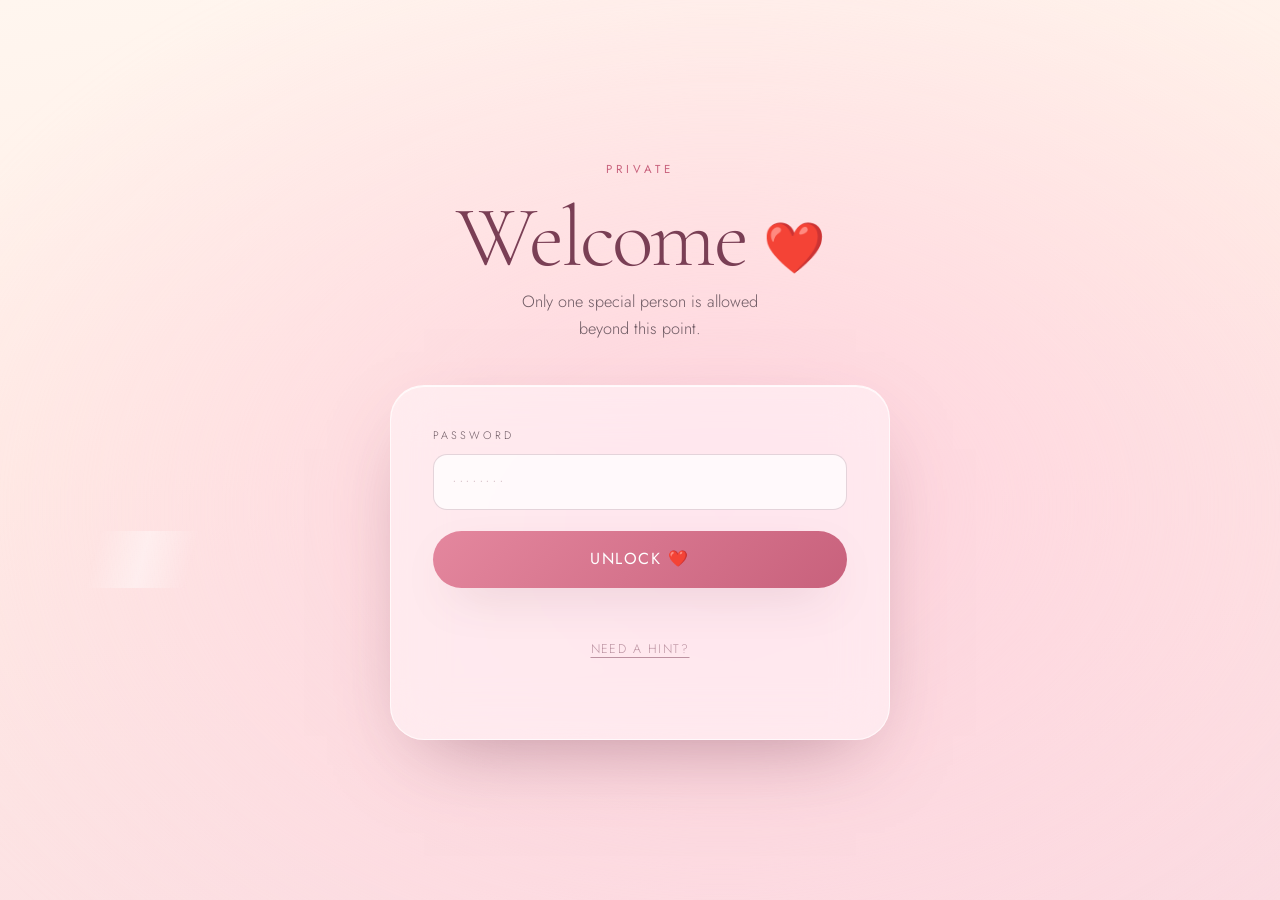
<file: index.html>
<!DOCTYPE html>
<html lang="en">
<head>
<meta charset="UTF-8" />
<meta name="viewport" content="width=device-width, initial-scale=1, viewport-fit=cover" />

<!-- ============================================================
     CHANGE THIS: the browser tab title she'll see.
     ============================================================ -->
<title>For You ❤️</title>
<meta name="description" content="A little something made for one person only." />
<link rel="icon" href="assets/heart.svg" type="image/svg+xml" />

<!-- ============================================================
     FONTS
     These three faces are what make the site feel premium.
     They load from Google Fonts. If you want a 100% offline site
     with zero external requests, just DELETE the three <link> tags
     below — the CSS already falls back to elegant system fonts.
     ============================================================ -->
<link rel="preconnect" href="https://fonts.googleapis.com" />
<link rel="preconnect" href="https://fonts.gstatic.com" crossorigin />
<link href="https://fonts.googleapis.com/css2?family=Caveat:wght@500;600&family=Cormorant+Garamond:ital,wght@0,300;0,400;0,500;0,600;1,300;1,400&family=Jost:wght@200;300;400;500&display=swap" rel="stylesheet" />

<link rel="stylesheet" href="style.css" />
</head>

<body class="is-locked">

<!-- Full-screen canvas for confetti, petals, hearts, sparks and fireworks.
     Purely decorative, never captures clicks. -->
<canvas id="fx" aria-hidden="true"></canvas>

<!-- Ambient floating hearts / sparkles / music notes. Filled by JS. -->
<div id="ambient" class="ambient" aria-hidden="true"></div>

<!-- Soft white wash used for the fade between the lock screen and the journey. -->
<div id="veil" class="veil" aria-hidden="true"></div>


<!-- ============================================================
     ACT I — THE DOOR
     ============================================================ -->
<section id="gate" class="gate" aria-label="Password">
  <div class="gate__inner">
    <p class="eyebrow reveal">Private</p>
    <h1 class="gate__title reveal">Welcome <span class="heartbeat">❤️</span></h1>
    <p class="gate__sub reveal">Only one special person is allowed beyond this point.</p>

    <form class="card card--glass gate__card reveal" id="gateForm" autocomplete="off" novalidate>
      <label class="field">
        <span class="field__label">Password</span>
        <input
          id="passwordInput"
          class="field__input"
          type="password"
          inputmode="text"
          placeholder="••••••••"
          aria-describedby="gateMsg"
          autocomplete="off"
          spellcheck="false" />
      </label>

      <button class="btn btn--primary" type="submit">Unlock&nbsp;❤️</button>

      <!-- Wrong-password message and hint live here -->
      <p class="gate__msg" id="gateMsg" role="status" aria-live="polite"></p>
      <button class="gate__hint" id="hintBtn" type="button">Need a hint?</button>
      <p class="gate__nudge" id="gateNudge" aria-live="polite"></p>
    </form>
  </div>
  <!-- She swims past every so often. Gets more insistent with wrong guesses. -->
  <div class="fishbowl" id="fishbowl" aria-hidden="true">
    <div class="fish" id="fish">
      <img src="assets/goldfish.svg" alt="" width="240" height="150" />
    </div>
    <div class="bubbles" id="bubbles"></div>
  </div>
  <div class="gate__glow" aria-hidden="true"></div>
</section>


<!-- ============================================================
     THE JOURNEY — everything below the lock screen
     ============================================================ -->
<main id="journey" class="journey" hidden>

  <!-- ---------- ACT II — HELLO ---------- -->
  <section id="hello" class="hello" aria-label="Hello">
    <div class="hello__inner">
      <h2 class="hello__line" data-seq="1">Hi My Love <span class="heartbeat">❤️</span></h2>
      <p class="hello__line hello__line--sub" data-seq="2">I made something only for you.</p>
      <button class="btn btn--ghost hello__line" data-seq="3" id="continueBtn" type="button">
        Continue
        <svg class="btn__arrow" viewBox="0 0 24 24" aria-hidden="true"><path d="M12 5v14M6 13l6 6 6-6" /></svg>
      </button>
    </div>
    <div class="scroll-cue" aria-hidden="true"><span></span></div>
  </section>


  <!-- ---------- ACT III — DUSK / THE COUNTER ---------- -->
  <section id="dusk" class="dusk" aria-label="How long it's been">
    <div class="wrap">
      <p class="eyebrow reveal">Since the beginning</p>
      <h2 class="h2 reveal">We've been making memories for</h2>

      <!-- Live counter. Set the start date in script.js (RELATIONSHIP_START). -->
      <div class="counter reveal" id="counter" role="timer" aria-live="off">
        <div class="counter__unit"><span class="counter__num" id="cDays">—</span><span class="counter__label">days</span></div>
        <div class="counter__unit"><span class="counter__num" id="cHours">—</span><span class="counter__label">hours</span></div>
        <div class="counter__unit"><span class="counter__num" id="cMins">—</span><span class="counter__label">minutes</span></div>
        <div class="counter__unit"><span class="counter__num" id="cSecs">—</span><span class="counter__label">seconds</span></div>
      </div>
      <p class="counter__foot reveal">…and I'd like to keep the clock running, please.</p>
    </div>
  </section>


  <!-- ---------- ACT IV — THE MEMORY SKY (the centrepiece) ---------- -->
  <section id="sky" class="sky" aria-label="Memory sky">
    <div class="wrap wrap--narrow">
      <p class="eyebrow eyebrow--light reveal">Look up</p>
      <h2 class="h2 h2--light reveal">Every star here is a chapter I remember</h2>
      <p class="lede lede--light reveal">They're numbered. Start at one and work your way along — the line draws itself as you go.</p>
    </div>

    <div class="sky__field" id="skyField">
      <!-- Constellation lines are drawn here by JS as stars are opened -->
      <svg class="constellation" id="constellation" viewBox="0 0 100 100" preserveAspectRatio="none" aria-hidden="true"></svg>
      <!-- Star buttons injected by JS from the MEMORIES array in script.js -->
    </div>

    <p class="sky__progress reveal" id="skyProgress" role="status" aria-live="polite"></p>
    <p class="sky__complete" id="skyComplete" hidden>Seven chapters, and not one of them straight. Every single one is why I'm about to ask you something.</p>
  </section>


  <!-- ---------- ACT V — THE STORY ---------- -->
  <section id="story" class="story" aria-label="Our story">
    <div class="wrap wrap--narrow">
      <p class="eyebrow reveal">The long version</p>
      <h2 class="h2 reveal">How we got here</h2>
      <p class="lede lede--center reveal">No captions for this part. Just look.</p>

      <!-- Only appears if the browser refuses to start the song on its own -->
      <button class="song-pill" id="songPill" type="button" hidden>
        <span class="song-pill__note" aria-hidden="true">&#9834;</span>
        <span id="songPillText">Play the song</span>
      </button>
    </div>

    <!-- Photographs injected by JS from the GALLERY array in script.js -->
    <div class="gallery wrap" id="gallery"></div>
  </section>


  <!-- ---------- ACT VI — THE QUIZ ---------- -->
  <section id="quiz" class="quiz" aria-label="How well do you know us">
    <div class="wrap wrap--narrow">
      <p class="eyebrow reveal">Small test</p>
      <h2 class="h2 reveal">How well do you know us?</h2>
      <p class="lede reveal">There are no wrong answers. There are, however, correct ones.</p>

      <!-- Questions injected by JS from the QUIZ array in script.js -->
      <div class="quiz__list" id="quizList"></div>

      <p class="quiz__score" id="quizScore" role="status" aria-live="polite"></p>
    </div>
  </section>


  <!-- ---------- ACT VII — THE QUESTION ---------- -->
  <section id="proposal" class="proposal" aria-label="The question">
    <div class="proposal__card card card--glass reveal">
      <p class="eyebrow reveal">One last thing</p>
      <h2 class="proposal__pre">I have only one question…</h2>
      <p class="proposal__q">Will you choose me?</p>

      <div class="proposal__actions" id="proposalActions">
        <button class="btn btn--yes" id="yesBtn" type="button">YES&nbsp;❤️</button>
        <button class="btn btn--no" id="noBtn" type="button">NO&nbsp;🙈</button>
      </div>

      <p class="proposal__note" id="proposalNote" role="status" aria-live="polite"></p>
    </div>

    <!-- The interlocking rings that play on YES -->
    <div class="rings" id="rings" aria-hidden="true">
      <svg class="rings__svg" viewBox="0 0 320 160">
        <defs>
          <linearGradient id="goldA" x1="0" y1="0" x2="1" y2="1">
            <stop offset="0" stop-color="#F6E2A8" /><stop offset=".5" stop-color="#D9A94C" /><stop offset="1" stop-color="#B8862F" />
          </linearGradient>
          <linearGradient id="goldB" x1="1" y1="0" x2="0" y2="1">
            <stop offset="0" stop-color="#FDF0CE" /><stop offset=".5" stop-color="#E3BC69" /><stop offset="1" stop-color="#C0902F" />
          </linearGradient>
        </defs>
        <circle class="rings__l" cx="128" cy="80" r="52" fill="none" stroke="url(#goldA)" stroke-width="9" />
        <circle class="rings__r" cx="192" cy="80" r="52" fill="none" stroke="url(#goldB)" stroke-width="9" />
      </svg>
    </div>
  </section>


  <!-- ---------- ACT VIII — AFTER YES ---------- -->
  <section id="after" class="after" aria-label="After" hidden>
    <h2 class="after__big" id="afterBig">I can't wait to spend forever with you.</h2>
    <p class="after__small" id="afterSmall">Our forever starts now ❤️</p>

    <div class="wrap wrap--narrow after__future" id="afterFuture">
      <p class="eyebrow">Coming soon</p>
      <h3 class="h3">Things I'd like to do with you</h3>
      <!-- Vision board cards injected by JS from the FUTURE array in script.js -->
      <div class="future" id="future"></div>
    </div>

    <!-- The last thing she sees. Reveals itself when she scrolls this far. -->
    <div class="finale" id="finale">
      <div class="finale__glow" aria-hidden="true"></div>
      <p class="finale__line"><span>Tu khush,</span></p>
      <p class="finale__line finale__line--b"><span>Mai khush</span></p>
      <p class="finale__sign">made by hand, by me, for you</p>
    </div>
  </section>

</main>


<!-- ============================================================
     SHARED UI PIECES
     ============================================================ -->

<!-- Letters-found counter (bottom left, appears once the journey starts) -->
<div class="hud" id="hud" hidden aria-live="polite">
  <img class="hud__icon" src="assets/heart.svg" alt="" width="18" height="18" />
  <span id="hudText">0 of 5 letters found</span>
</div>

<!-- Music toggle (appears after the celebration starts) -->
<button class="music-toggle" id="musicToggle" type="button" hidden aria-pressed="true">
  <span class="music-toggle__bars" aria-hidden="true"><i></i><i></i><i></i></span>
  <span class="visually-hidden">Pause music</span>
</button>

<!-- One reusable modal, used for both memories and love letters -->
<div class="modal" id="modal" hidden>
  <div class="modal__backdrop" data-close></div>
  <div class="modal__panel card" role="dialog" aria-modal="true" aria-labelledby="modalTitle">
    <button class="modal__close" id="modalClose" type="button" aria-label="Close">×</button>
    <p class="modal__eyebrow" id="modalEyebrow"></p>
    <h3 class="modal__title" id="modalTitle"></h3>
    <div class="modal__body" id="modalBody"></div>
  </div>
</div>

<!-- Little cat that pops in during the NO-button gag -->
<div class="cat-toast" id="catToast" hidden aria-hidden="true">
  <img class="cat-toast__img" id="catToastImg" src="assets/cat2.svg" alt="" />
  <p class="cat-toast__text" id="catToastText"></p>
</div>

<!-- Full-screen dramatic loader used at NO attempts 9 and 10 -->
<div class="loader" id="loader" hidden aria-hidden="true">
  <div class="loader__ring"></div>
  <p class="loader__text" id="loaderText"></p>
</div>

<script src="script.js"></script>
</body>
</html>
</file>
<file: style.css>
/* ==========================================================================
   FOR YOU ❤️  — stylesheet
   --------------------------------------------------------------------------
   The page is built as a journey that runs from dawn → dusk → night →
   sunrise → golden hour. Each section's gradient starts on the exact colour
   the previous one ended on, so the seams are invisible while you scroll.

   Contents
     01  Tokens
     02  Reset & base
     03  Type primitives
     04  Buttons, cards, fields
     05  Atmosphere (canvas, ambient, veil, celebration wash)
     06  Act I   — Gate
     07  Act II  — Hello
     08  Act III — Dusk & counter
     09  Act IV  — Memory sky
     10  Act V   — Story timeline
     11  Cats & envelopes
     12  Act VI  — Quiz
     13  Act VII — Proposal & rings
     14  Act VIII— After / future
     15  Overlays (modal, HUD, toast, loader, music)
     16  Reveal-on-scroll utility
     17  Responsive
     18  Reduced motion
   ========================================================================== */


/* ==========================================================================
   01  TOKENS
   ========================================================================== */
:root {
  /* Palette --------------------------------------------------------------- */
  --cream:      #FFF6EF;   /* warm paper                                     */
  --cream-deep: #FDEFE0;
  --blush:      #FBDCE2;   /* soft pink                                      */
  --blush-deep: #F6D2DF;
  --rose:       #E4879E;   /* accent pink                                    */
  --rose-deep:  #C8617C;
  --wine:       #7A3F55;   /* headings on light                              */
  --ink:        #3A2A33;   /* body text on light                             */
  --ink-soft:   #6E5A63;
  --gold:       #C9973F;
  --gold-lt:    #F1D9A0;
  --gold-deep:  #A2742A;
  --night:      #140E20;   /* deepest sky                                    */
  --night-mid:  #2E1F3A;
  --dusk:       #8C6084;
  --star:       #FFF3D6;
  --paper:      #FFFCF8;

  /* Type ------------------------------------------------------------------ */
  --font-display: "Cormorant Garamond", "Iowan Old Style", "Palatino Linotype",
                  Palatino, "Book Antiqua", Georgia, serif;
  --font-body:    "Jost", "Avenir Next", "Segoe UI", -apple-system,
                  BlinkMacSystemFont, "Helvetica Neue", Arial, sans-serif;
  --font-hand:    "Caveat", "Segoe Script", "Bradley Hand", "Brush Script MT", cursive;

  /* Rhythm ---------------------------------------------------------------- */
  --r-sm: 14px;
  --r-md: 22px;
  --r-lg: 34px;
  --r-pill: 999px;

  --shadow-soft: 0 18px 50px -22px rgba(122, 63, 85, .40);
  --shadow-lift: 0 30px 70px -28px rgba(122, 63, 85, .52);
  --shadow-glow: 0 0 60px -10px rgba(228, 135, 158, .55);

  --ease-out: cubic-bezier(.16, 1, .3, 1);
  --ease-soft: cubic-bezier(.4, 0, .2, 1);
  --ease-back: cubic-bezier(.34, 1.56, .64, 1);
}


/* ==========================================================================
   02  RESET & BASE
   ========================================================================== */
*, *::before, *::after { box-sizing: border-box; }

[hidden] { display: none !important; }

html {
  scroll-behavior: smooth;
  -webkit-text-size-adjust: 100%;
}

body {
  margin: 0;
  font-family: var(--font-body);
  font-weight: 300;
  color: var(--ink);
  background: var(--cream);
  line-height: 1.65;
  overflow-x: hidden;
  -webkit-font-smoothing: antialiased;
  -moz-osx-font-smoothing: grayscale;
}

/* No scrolling until she's through the door */
body.is-locked { overflow: hidden; height: 100%; }

img { max-width: 100%; display: block; }
button { font: inherit; color: inherit; }

::selection { background: var(--rose); color: #fff; }

:focus-visible {
  outline: 2px solid var(--rose-deep);
  outline-offset: 3px;
  border-radius: 6px;
}
.sky :focus-visible,
.dusk :focus-visible { outline-color: var(--gold-lt); }

.visually-hidden {
  position: absolute; width: 1px; height: 1px;
  margin: -1px; padding: 0; overflow: hidden;
  clip: rect(0 0 0 0); white-space: nowrap; border: 0;
}

/* Layout helpers */
.wrap {
  width: min(1120px, 90vw);
  margin-inline: auto;
}
.wrap--narrow { width: min(760px, 90vw); }


/* ==========================================================================
   03  TYPE PRIMITIVES
   ========================================================================== */
.eyebrow {
  font-family: var(--font-body);
  font-size: clamp(.62rem, .5rem + .3vw, .72rem);
  font-weight: 400;
  letter-spacing: .34em;
  text-transform: uppercase;
  color: var(--rose-deep);
  margin: 0 0 1rem;
}
.eyebrow--light { color: var(--gold-lt); opacity: .85; }

.h2 {
  font-family: var(--font-display);
  font-weight: 300;
  font-size: clamp(2rem, 1.2rem + 3.2vw, 3.6rem);
  line-height: 1.08;
  letter-spacing: -.015em;
  color: var(--wine);
  margin: 0 0 1.1rem;
}
.h2--light { color: var(--star); }

.h3 {
  font-family: var(--font-display);
  font-weight: 400;
  font-size: clamp(1.5rem, 1.1rem + 1.4vw, 2.2rem);
  line-height: 1.2;
  color: var(--wine);
  margin: 0 0 1.6rem;
}

.lede {
  font-size: clamp(1rem, .95rem + .25vw, 1.12rem);
  color: var(--ink-soft);
  margin: 0 0 2.5rem;
  max-width: 46ch;
}
.lede--light { color: rgba(255, 243, 214, .74); }
.lede--center { margin-left: auto; margin-right: auto; text-align: center; }

/* The ❤️ that quietly beats. Sized down inside headings so the emoji
   never shouts over the serif. */
h1 .heartbeat, h2 .heartbeat { font-size: .58em; }
.heartbeat {
  display: inline-block;
  animation: beat 1.9s var(--ease-soft) infinite;
  transform-origin: center 60%;
}
@keyframes beat {
  0%, 62%, 100% { transform: scale(1); }
  16%           { transform: scale(1.16); }
  32%           { transform: scale(1.02); }
  46%           { transform: scale(1.11); }
}


/* ==========================================================================
   04  BUTTONS, CARDS, FIELDS
   ========================================================================== */
.btn {
  --btn-bg: var(--rose);
  position: relative;
  display: inline-flex;
  align-items: center;
  justify-content: center;
  gap: .5em;
  padding: .95em 2.3em;
  border: 0;
  border-radius: var(--r-pill);
  font-family: var(--font-body);
  font-size: clamp(.9rem, .85rem + .2vw, 1rem);
  font-weight: 400;
  letter-spacing: .1em;
  text-transform: uppercase;
  cursor: pointer;
  isolation: isolate;
  transition: transform .45s var(--ease-back), box-shadow .45s var(--ease-out),
              background-color .35s var(--ease-soft), color .35s var(--ease-soft),
              opacity .35s var(--ease-soft);
}
.btn:hover  { transform: translateY(-3px); }
.btn:active { transform: translateY(-1px) scale(.985); }

.btn--primary {
  background: linear-gradient(135deg, var(--rose) 0%, var(--rose-deep) 100%);
  color: #fff;
  box-shadow: var(--shadow-soft);
  width: 100%;
}
.btn--primary:hover { box-shadow: var(--shadow-lift); }

/* Slow shine sweep across the primary button */
.btn--primary::after {
  content: "";
  position: absolute; inset: 0;
  border-radius: inherit;
  background: linear-gradient(105deg, transparent 38%,
              rgba(255, 255, 255, .42) 50%, transparent 62%);
  transform: translateX(-120%);
  animation: shine 4.5s var(--ease-soft) infinite;
  z-index: -1;
}
@keyframes shine { 0%, 62% { transform: translateX(-120%); } 100% { transform: translateX(120%); } }

.btn--ghost {
  background: rgba(255, 255, 255, .5);
  color: var(--wine);
  border: 1px solid rgba(122, 63, 85, .22);
  backdrop-filter: blur(14px);
  -webkit-backdrop-filter: blur(14px);
  box-shadow: 0 10px 34px -18px rgba(122, 63, 85, .5);
}
.btn--ghost:hover { background: rgba(255, 255, 255, .78); }

.btn__arrow {
  width: 1em; height: 1em;
  fill: none; stroke: currentColor; stroke-width: 1.7;
  stroke-linecap: round; stroke-linejoin: round;
  animation: nudge 2.2s var(--ease-soft) infinite;
}
@keyframes nudge { 0%, 100% { transform: translateY(0); } 50% { transform: translateY(3px); } }

/* Cards ------------------------------------------------------------------- */
.card {
  border-radius: var(--r-lg);
  padding: clamp(1.6rem, 1rem + 2vw, 2.6rem);
  background: var(--paper);
  box-shadow: var(--shadow-soft);
}
.card--glass {
  background: rgba(255, 255, 255, .46);
  border: 1px solid rgba(255, 255, 255, .68);
  backdrop-filter: blur(26px) saturate(1.4);
  -webkit-backdrop-filter: blur(26px) saturate(1.4);
  box-shadow: 0 30px 80px -34px rgba(122, 63, 85, .55),
              inset 0 1px 0 rgba(255, 255, 255, .8);
}

/* Fields ------------------------------------------------------------------ */
.field { display: block; text-align: left; margin-bottom: 1.3rem; }
.field__label {
  display: block;
  font-size: .68rem;
  letter-spacing: .28em;
  text-transform: uppercase;
  color: var(--ink-soft);
  margin-bottom: .55rem;
}
.field__input {
  width: 100%;
  padding: .9em 1.1em;
  font-family: var(--font-body);
  font-size: 1.05rem;
  font-weight: 300;
  letter-spacing: .18em;
  color: var(--wine);
  background: rgba(255, 255, 255, .74);
  border: 1px solid rgba(122, 63, 85, .2);
  border-radius: var(--r-sm);
  transition: border-color .3s, box-shadow .3s, background-color .3s;
}
.field__input::placeholder { color: rgba(122, 63, 85, .34); letter-spacing: .1em; }
.field__input:focus {
  outline: none;
  background: #fff;
  border-color: var(--rose);
  box-shadow: 0 0 0 4px rgba(228, 135, 158, .2);
}


/* ==========================================================================
   05  ATMOSPHERE
   ========================================================================== */

/* Particle canvas: confetti, petals, hearts, fireworks. Never clickable. */
#fx {
  position: fixed; inset: 0;
  width: 100%; height: 100%;
  z-index: 60;
  pointer-events: none;
}

/* Ambient DOM floaters (hearts, sparkles, music notes) */
.ambient {
  position: fixed; inset: 0;
  z-index: 2;
  pointer-events: none;
  overflow: hidden;
}
.floaty {
  position: absolute;
  bottom: -8vh;
  font-size: var(--size, 18px);
  opacity: 0;
  will-change: transform, opacity;
  animation: rise var(--dur, 16s) linear var(--delay, 0s) infinite;
}
.floaty--dot {
  width: var(--size, 5px); height: var(--size, 5px);
  border-radius: 50%;
  background: radial-gradient(circle, #fff 0%, rgba(255, 232, 200, .85) 45%, transparent 70%);
}
@keyframes rise {
  0%   { transform: translate3d(0, 0, 0) rotate(0deg) scale(.7); opacity: 0; }
  12%  { opacity: var(--peak, .8); }
  50%  { transform: translate3d(var(--drift, 40px), -55vh, 0) rotate(160deg) scale(1); }
  88%  { opacity: var(--peak, .8); }
  100% { transform: translate3d(calc(var(--drift, 40px) * -.6), -118vh, 0) rotate(320deg) scale(.85); opacity: 0; }
}

/* White wash used for the transition out of the lock screen */
.veil {
  position: fixed; inset: 0;
  z-index: 90;
  background: var(--cream);
  opacity: 0;
  pointer-events: none;
  transition: opacity .9s var(--ease-soft);
}
.veil.is-on { opacity: 1; }

/* Magical wash that appears once she says yes */
body::before {
  content: "";
  position: fixed; inset: 0;
  z-index: 3;
  pointer-events: none;
  opacity: 0;
  mix-blend-mode: screen;
  background:
    radial-gradient(60% 50% at 18% 22%, rgba(255, 196, 214, .70), transparent 65%),
    radial-gradient(55% 45% at 82% 30%, rgba(255, 226, 168, .66), transparent 65%),
    radial-gradient(70% 55% at 50% 95%, rgba(255, 182, 205, .60), transparent 68%);
  background-size: 200% 200%;
  transition: opacity 2.4s var(--ease-soft);
}
body.celebrating::before {
  opacity: .85;
  animation: auraDrift 16s ease-in-out infinite alternate;
}
@keyframes auraDrift {
  0%   { background-position: 0% 50%, 100% 50%, 50% 100%; }
  100% { background-position: 40% 20%, 60% 80%, 20% 60%; }
}


/* ==========================================================================
   06  ACT I — GATE
   ========================================================================== */
.gate {
  position: relative;
  z-index: 4;
  min-height: 100svh;
  display: grid;
  place-items: center;
  padding: 8vh 5vw;
  text-align: center;
  overflow: hidden;
  background: linear-gradient(170deg, var(--cream) 0%, #FFEDE6 42%, var(--blush) 100%);
  transition: opacity .9s var(--ease-soft), transform .9s var(--ease-soft);
}
/* Slow-breathing colour field behind the card */
.gate__glow {
  position: absolute; inset: -30%;
  z-index: 0;
  background:
    radial-gradient(38% 38% at 30% 30%, rgba(255, 210, 222, .95), transparent 62%),
    radial-gradient(34% 34% at 72% 40%, rgba(255, 232, 196, .85), transparent 62%),
    radial-gradient(40% 40% at 50% 80%, rgba(246, 202, 224, .9), transparent 64%);
  filter: blur(18px);
  animation: auraDrift 22s ease-in-out infinite alternate;
  background-size: 180% 180%;
}
.gate.is-leaving { opacity: 0; transform: scale(1.06); }

.gate__inner { position: relative; z-index: 1; width: min(500px, 100%); }

.gate__title {
  font-family: var(--font-display);
  font-weight: 300;
  font-size: clamp(3rem, 2rem + 6vw, 5.4rem);
  line-height: 1;
  letter-spacing: -.03em;
  color: var(--wine);
  margin: 0 0 .5rem;
}
.gate__sub {
  font-size: clamp(.92rem, .88rem + .2vw, 1.02rem);
  color: var(--ink-soft);
  margin: 0 auto 2.6rem;
  max-width: 30ch;
}

.gate__card { text-align: center; }
.gate__card.is-wrong { animation: shake .55s var(--ease-soft); }
@keyframes shake {
  0%, 100%       { transform: translateX(0); }
  15%, 45%, 75%  { transform: translateX(-11px); }
  30%, 60%, 90%  { transform: translateX(11px); }
}

.gate__msg {
  min-height: 1.5em;
  margin: 1rem 0 0;
  font-size: .9rem;
  color: var(--rose-deep);
  opacity: 0;
  transform: translateY(-4px);
  transition: opacity .3s, transform .3s;
}
.gate__msg.is-on { opacity: 1; transform: none; }

.gate__hint {
  margin-top: .5rem;
  padding: .4em .2em;
  background: none;
  border: 0;
  font-size: .78rem;
  letter-spacing: .12em;
  text-transform: uppercase;
  color: rgba(122, 63, 85, .5);
  text-decoration: underline;
  text-underline-offset: 4px;
  cursor: pointer;
  transition: color .3s;
}
.gate__hint:hover { color: var(--rose-deep); }

.gate__nudge {
  min-height: 1.2em;
  margin: .7rem 0 0;
  font-family: var(--font-hand);
  font-size: 1.15rem;
  line-height: 1.3;
  color: var(--rose-deep);
  opacity: 0;
  transform: translateY(-4px);
  transition: opacity .5s var(--ease-out), transform .5s var(--ease-out);
}
.gate__nudge.is-on { opacity: .95; transform: none; }


/* --------------------------------------------------------------------------
   THE GOLDFISH
   Swims across the lock screen on a loop. Every wrong password speeds her up
   and brings her closer, so she starts to feel like she's trying to help.
   -------------------------------------------------------------------------- */
.fishbowl {
  position: absolute; inset: 0;
  z-index: 2;
  overflow: hidden;
  pointer-events: none;
}
.fish {
  position: absolute;
  top: var(--lane, 84%);   /* below the card, clear of the title */
  left: 0;
  width: clamp(74px, 11vw, 132px);
  opacity: 0;
  will-change: transform;
  animation: swim var(--swim, 24s) linear var(--fish-delay, -3s) infinite;
}
.fish img {
  width: 100%; height: auto;
  filter: drop-shadow(0 8px 18px rgba(201, 96, 31, .28));
  animation: waggle 1.7s ease-in-out infinite;
  transform-origin: 20% 50%;
}
/* Swims left to right, then loops back facing the other way */
@keyframes swim {
  0%   { transform: translateX(-30vw) scaleX(1) rotate(-3deg); opacity: 0; }
  8%   { opacity: .95; }
  44%  { transform: translateX(105vw) scaleX(1) rotate(3deg); opacity: .95; }
  46%  { transform: translateX(105vw) scaleX(-1) rotate(-3deg); opacity: 0; }
  54%  { transform: translateX(105vw) scaleX(-1); opacity: .95; }
  92%  { transform: translateX(-30vw) scaleX(-1) rotate(3deg); opacity: .95; }
  100% { transform: translateX(-30vw) scaleX(-1); opacity: 0; }
}
/* the body flexes as she swims */
@keyframes waggle {
  0%, 100% { transform: rotate(-2.5deg) translateY(0); }
  50%      { transform: rotate(2.5deg) translateY(-4px); }
}

/* Each wrong guess: faster, larger, and she stops pretending she isn't helping */
.gate.is-fish-1 .fish { --swim: 18s; --lane: 78%; }
.gate.is-fish-2 .fish { --swim: 13s; --lane: 8%;  }   /* up top, harder to miss */
.gate.is-fish-3 .fish {
  --swim: 9s; --lane: 88%;
  width: clamp(100px, 15vw, 176px);                    /* right up to the glass */
}

.bubble {
  position: absolute;
  bottom: -6%;
  left: var(--bx, 50%);
  width: var(--bs, 8px); height: var(--bs, 8px);
  border-radius: 50%;
  background: radial-gradient(circle at 32% 30%,
              rgba(255, 255, 255, .95), rgba(255, 240, 220, .35) 60%, transparent 72%);
  border: 1px solid rgba(255, 255, 255, .55);
  opacity: 0;
  animation: bubbleUp var(--bd, 6s) ease-in var(--bdelay, 0s) infinite;
}
@keyframes bubbleUp {
  0%   { transform: translateY(0) scale(.6); opacity: 0; }
  15%  { opacity: .7; }
  85%  { opacity: .5; }
  100% { transform: translateY(-72vh) translateX(var(--bdrift, 20px)) scale(1); opacity: 0; }
}


/* ==========================================================================
   07  ACT II — HELLO
   ========================================================================== */
.journey { position: relative; z-index: 4; }

.hello {
  position: relative;
  min-height: 100svh;
  display: grid;
  place-items: center;
  text-align: center;
  padding: 12vh 5vw;
  background: linear-gradient(180deg, var(--blush) 0%, #F9D8E0 55%, var(--blush-deep) 100%);
}
.hello__inner { width: min(700px, 100%); }

/* Each line fades up in sequence once the journey opens */
.hello__line {
  opacity: 0;
  transform: translateY(26px);
  transition: opacity 1.1s var(--ease-out), transform 1.1s var(--ease-out);
  transition-delay: calc(var(--seq, 1) * .55s);
}
.hello.is-live .hello__line { opacity: 1; transform: none; }
.hello__line[data-seq="1"] { --seq: 1; }
.hello__line[data-seq="2"] { --seq: 2; }
.hello__line[data-seq="3"] { --seq: 3; }

h2.hello__line {
  font-family: var(--font-display);
  font-weight: 300;
  font-size: clamp(2.6rem, 1.6rem + 5vw, 4.6rem);
  line-height: 1.05;
  letter-spacing: -.025em;
  color: var(--wine);
  margin: 0 0 1rem;
}
.hello__line--sub {
  font-size: clamp(1rem, .95rem + .4vw, 1.24rem);
  font-style: italic;
  font-family: var(--font-display);
  color: var(--ink-soft);
  margin: 0 0 2.6rem;
}

.scroll-cue {
  position: absolute;
  bottom: 4vh; left: 50%;
  transform: translateX(-50%);
  width: 22px; height: 36px;
  border: 1px solid rgba(122, 63, 85, .3);
  border-radius: var(--r-pill);
  opacity: 0;
  transition: opacity 1s 2.6s;
}
.hello.is-live .scroll-cue { opacity: 1; }
.scroll-cue span {
  position: absolute; top: 7px; left: 50%;
  width: 3px; height: 7px;
  margin-left: -1.5px;
  border-radius: var(--r-pill);
  background: var(--rose);
  animation: cue 1.9s var(--ease-soft) infinite;
}
@keyframes cue {
  0%   { transform: translateY(0);    opacity: 0; }
  30%  { opacity: 1; }
  100% { transform: translateY(15px); opacity: 0; }
}


/* ==========================================================================
   08  ACT III — DUSK & COUNTER
   ========================================================================== */
.dusk {
  position: relative;
  padding: clamp(6rem, 12vh, 10rem) 0 clamp(7rem, 14vh, 12rem);
  text-align: center;
  background: linear-gradient(180deg,
      var(--blush-deep) 0%, #E9B3C4 22%, var(--dusk) 58%, var(--night-mid) 100%);
}
/* Headline colours shift as the sky darkens */
.dusk .eyebrow { color: #FFE0D0; }
.dusk .h2      { color: #FFF1E4; }

.counter {
  display: flex;
  justify-content: center;
  flex-wrap: wrap;
  gap: clamp(.6rem, 2vw, 1.4rem);
  margin: 2.6rem 0 1.8rem;
}
.counter__unit {
  min-width: clamp(76px, 17vw, 128px);
  padding: 1.1rem .6rem 1rem;
  border-radius: var(--r-md);
  background: rgba(255, 255, 255, .13);
  border: 1px solid rgba(255, 255, 255, .24);
  backdrop-filter: blur(16px);
  -webkit-backdrop-filter: blur(16px);
}
.counter__num {
  display: block;
  font-family: var(--font-display);
  font-weight: 300;
  font-size: clamp(1.9rem, 1.1rem + 3vw, 3.2rem);
  line-height: 1;
  color: var(--gold-lt);
  font-variant-numeric: tabular-nums;
  font-feature-settings: "tnum";
}
.counter__label {
  display: block;
  margin-top: .5rem;
  font-size: .6rem;
  letter-spacing: .3em;
  text-transform: uppercase;
  color: rgba(255, 243, 214, .6);
}
.counter__foot {
  font-family: var(--font-display);
  font-style: italic;
  font-size: clamp(1rem, .9rem + .5vw, 1.3rem);
  color: rgba(255, 243, 214, .72);
  margin: 0;
}


/* ==========================================================================
   09  ACT IV — MEMORY SKY   (the centrepiece)
   ========================================================================== */
.sky {
  position: relative;
  padding: clamp(5rem, 10vh, 8rem) 0 clamp(6rem, 12vh, 10rem);
  text-align: center;
  background: linear-gradient(180deg,
      var(--night-mid) 0%, var(--night) 34%, var(--night) 66%, var(--night-mid) 100%);
  overflow: hidden;
}
/* Faint dust of static stars behind everything */
.sky::before {
  content: "";
  position: absolute; inset: 0;
  background-image:
    radial-gradient(1.4px 1.4px at 12% 18%, rgba(255,255,255,.9), transparent),
    radial-gradient(1.2px 1.2px at 27% 62%, rgba(255,255,255,.65), transparent),
    radial-gradient(1.6px 1.6px at 44% 28%, rgba(255,255,255,.8), transparent),
    radial-gradient(1.1px 1.1px at 61% 74%, rgba(255,255,255,.6), transparent),
    radial-gradient(1.5px 1.5px at 78% 22%, rgba(255,255,255,.85), transparent),
    radial-gradient(1.2px 1.2px at 88% 58%, rgba(255,255,255,.7), transparent),
    radial-gradient(1.3px 1.3px at 34% 88%, rgba(255,255,255,.6), transparent),
    radial-gradient(1.1px 1.1px at 68% 44%, rgba(255,255,255,.55), transparent);
  animation: twinkleField 7s ease-in-out infinite alternate;
  pointer-events: none;
}
@keyframes twinkleField { from { opacity: .45; } to { opacity: .95; } }

.sky__field {
  position: relative;
  width: min(980px, 92vw);
  margin: 2.5rem auto 2.2rem;
  aspect-ratio: 16 / 9;
}
.constellation {
  position: absolute; inset: 0;
  width: 100%; height: 100%;
  overflow: visible;
  pointer-events: none;
}
.constellation line {
  stroke: var(--gold-lt);
  stroke-width: .18;
  stroke-linecap: round;
  opacity: .5;
  filter: drop-shadow(0 0 2px rgba(241, 217, 160, .8));
  stroke-dasharray: var(--len);
  stroke-dashoffset: var(--len);
  animation: drawLine 1.1s var(--ease-out) forwards;
}
@keyframes drawLine { to { stroke-dashoffset: 0; } }

/* A star ------------------------------------------------------------------ */
.star {
  position: absolute;
  left: var(--x); top: var(--y);
  width: 44px; height: 44px;
  margin: -22px 0 0 -22px;
  padding: 0;
  background: none;
  border: 0;
  border-radius: 50%;
  cursor: pointer;
  transition: transform .5s var(--ease-back);
}
.star:hover { transform: scale(1.28); }

/* the visible dot */
.star::before {
  content: "";
  position: absolute; inset: 0;
  margin: auto;
  width: 9px; height: 9px;
  border-radius: 50%;
  background: var(--star);
  box-shadow: 0 0 12px 3px rgba(255, 243, 214, .75);
  transition: width .5s var(--ease-back), height .5s var(--ease-back),
              box-shadow .5s var(--ease-out), background-color .5s;
}
/* the halo that pulses to say "tap me" */
.star::after {
  content: "";
  position: absolute; inset: 0;
  margin: auto;
  width: 9px; height: 9px;
  border-radius: 50%;
  border: 1px solid rgba(255, 243, 214, .55);
  animation: halo 3.4s var(--ease-out) infinite;
  animation-delay: var(--pulse, 0s);
}
@keyframes halo {
  0%   { transform: scale(1);   opacity: .85; }
  70%  { transform: scale(4.2); opacity: 0; }
  100% { transform: scale(4.2); opacity: 0; }
}

.star--found::before {
  width: 15px; height: 15px;
  background: var(--gold-lt);
  box-shadow: 0 0 24px 8px rgba(241, 217, 160, .85);
}
.star--found::after { animation: none; opacity: 0; }

/* The chapter number sits beside every star so the order is never a guess */
.star__num {
  position: absolute;
  left: 50%; top: -4px;
  transform: translate(-50%, -100%);
  font-family: var(--font-display);
  font-size: 1.05rem;
  line-height: 1;
  color: rgba(255, 243, 214, .5);
  transition: color .5s, transform .5s var(--ease-back);
  pointer-events: none;
}
.star:hover .star__num { color: var(--star); transform: translate(-50%, -110%); }
.star--found .star__num { color: var(--gold-lt); }

.star__label {
  position: absolute;
  left: 50%; top: 130%;
  transform: translate(-50%, 6px);
  white-space: nowrap;
  font-family: var(--font-display);
  font-style: italic;
  font-size: .9rem;
  color: rgba(255, 243, 214, .82);
  opacity: 0;
  pointer-events: none;
  transition: opacity .4s, transform .4s var(--ease-out);
}
.star:hover .star__label,
.star:focus-visible /* The chapter number sits beside every star so the order is never a guess */
.star__num {
  position: absolute;
  left: 50%; top: -4px;
  transform: translate(-50%, -100%);
  font-family: var(--font-display);
  font-size: 1.05rem;
  line-height: 1;
  color: rgba(255, 243, 214, .5);
  transition: color .5s, transform .5s var(--ease-back);
  pointer-events: none;
}
.star:hover .star__num { color: var(--star); transform: translate(-50%, -110%); }
.star--found .star__num { color: var(--gold-lt); }

.star__label { opacity: 1; transform: translate(-50%, 0); }
.star--found /* The chapter number sits beside every star so the order is never a guess */
.star__num {
  position: absolute;
  left: 50%; top: -4px;
  transform: translate(-50%, -100%);
  font-family: var(--font-display);
  font-size: 1.05rem;
  line-height: 1;
  color: rgba(255, 243, 214, .5);
  transition: color .5s, transform .5s var(--ease-back);
  pointer-events: none;
}
.star:hover .star__num { color: var(--star); transform: translate(-50%, -110%); }
.star--found .star__num { color: var(--gold-lt); }

.star__label { opacity: .55; transform: translate(-50%, 0); }

.sky__progress {
  font-size: .72rem;
  letter-spacing: .3em;
  text-transform: uppercase;
  color: rgba(255, 243, 214, .55);
  margin: 0;
}
.sky__complete {
  width: min(560px, 88vw);
  margin: 1.6rem auto 0;
  font-family: var(--font-display);
  font-style: italic;
  font-size: clamp(1.15rem, 1rem + .8vw, 1.75rem);
  line-height: 1.4;
  color: var(--gold-lt);
  opacity: 0;
  transform: translateY(14px);
  transition: opacity 1.2s var(--ease-out), transform 1.2s var(--ease-out);
}
.sky__complete.is-on { opacity: 1; transform: none; }


/* ==========================================================================
   10  ACT V — STORY TIMELINE
   ========================================================================== */
.story {
  position: relative;
  overflow: hidden;              /* butterflies drift; they shouldn't widen the page */
  padding: clamp(5rem, 10vh, 8rem) 0 clamp(6rem, 12vh, 9rem);
  text-align: center;
  /* sunrise: night at the very top, then warm paper for the rest */
  background: linear-gradient(180deg,
      var(--night-mid) 0%, #6E4A6B 5%, #C98596 10%, #F3C3B4 15%,
      #FDE4D6 20%, var(--cream) 28%, var(--cream) 100%);
}

/* The heading sits on the dark end of the sunrise gradient, so it takes light
   type — same trick as the dusk section. */
.story .eyebrow { color: #FFE2D2; text-shadow: 0 1px 12px rgba(46, 31, 58, .45); }
.story .h2      { color: #FFF6EE; text-shadow: 0 2px 22px rgba(46, 31, 58, .40); }
/* the lede lands right where the gradient turns, so it gets the most help */
.story .lede    { color: #FFF6EE; text-shadow: 0 1px 14px rgba(46, 31, 58, .55); }
.story .song-pill {
  background: rgba(255, 255, 255, .86);
  border-color: rgba(255, 255, 255, .5);
}

/* A magazine-ish grid: the sizes repeat every seven photographs, so you can
   add or remove pictures in script.js and the rhythm still works. */
.gallery {
  display: grid;
  grid-template-columns: repeat(6, 1fr);
  gap: clamp(.6rem, 1.6vw, 1.15rem);
  margin-top: clamp(2.5rem, 6vh, 4rem);
}
.gal {
  position: relative;
  overflow: hidden;
  border-radius: var(--r-lg);
  background: var(--blush);
  box-shadow: var(--shadow-soft);
  transition: transform .8s var(--ease-out), box-shadow .8s var(--ease-out);
}
.gal:hover { transform: translateY(-5px); box-shadow: var(--shadow-lift); }
.gal img {
  width: 100%; height: 100%;
  object-fit: cover;
  transition: transform 1.6s var(--ease-out);
}
.gal:hover img { transform: scale(1.045); }

/* Shown only when a photo fails to load — names the file it couldn't find */
.gal--missing {
  display: grid;
  place-items: center;
  background: repeating-linear-gradient(45deg, #F7E2E6 0 12px, #F1D5DB 12px 24px);
}
.gal--missing::after {
  content: "missing: " attr(data-missing);
  padding: .5em 1em;
  border-radius: var(--r-pill);
  background: rgba(255, 255, 255, .9);
  font-size: .72rem;
  letter-spacing: .1em;
  text-transform: uppercase;
  color: var(--rose-deep);
}

/* The repeating size pattern. Phone photos are nearly always portrait, so the
   cells are 3:4 — a landscape cell would crop the top of everyone's head.
   Two per row, which also pairs neatly with a cat every second photo. */
.gp1, .gp2, .gp3, .gp4, .gp5, .gp6 {
  grid-column: span 3;
  aspect-ratio: 3 / 4;
}
/* every seventh one goes full width as a breather */
.gp7 { grid-column: span 6; aspect-ratio: 16 / 9; }

/* cats break the grid across its full width, but stay small about it */
.gallery .cat-meme {
  grid-column: 1 / -1;
  width: min(180px, 46vw);
  margin: clamp(.4rem, 2vh, 1.4rem) auto;
}

/* The little "play the song" pill, only shown if autoplay is refused */
.song-pill {
  display: inline-flex;
  align-items: center;
  gap: .6em;
  margin: -1rem 0 0;
  padding: .55em 1.3em;
  background: rgba(255, 255, 255, .72);
  border: 1px solid rgba(122, 63, 85, .18);
  border-radius: var(--r-pill);
  font-size: .74rem;
  letter-spacing: .18em;
  text-transform: uppercase;
  color: var(--wine);
  cursor: pointer;
  backdrop-filter: blur(14px);
  -webkit-backdrop-filter: blur(14px);
  box-shadow: 0 12px 30px -20px rgba(122, 63, 85, .6);
  transition: transform .4s var(--ease-back), background-color .4s;
}
.song-pill:hover { transform: translateY(-2px); background: rgba(255, 255, 255, .92); }
.song-pill__note { font-size: 1.1em; color: var(--rose-deep); }

/* Butterflies and sparkles drifting through the story */
.butterfly {
  position: absolute;
  font-size: var(--size, 22px);
  opacity: .55;
  pointer-events: none;
  animation: flit var(--dur, 22s) ease-in-out var(--delay, 0s) infinite;
}
@keyframes flit {
  0%   { transform: translate(0, 0) rotate(-6deg); }
  25%  { transform: translate(9vw, -5vh) rotate(10deg); }
  50%  { transform: translate(2vw, -11vh) rotate(-8deg); }
  75%  { transform: translate(-7vw, -6vh) rotate(9deg); }
  100% { transform: translate(0, 0) rotate(-6deg); }
}


/* ==========================================================================
   11  CATS & ENVELOPES
   ========================================================================== */
.cat-meme {
  position: relative;
  width: min(230px, 62vw);
  margin: 0;
  padding: 0;
  text-align: center;
  z-index: 5;
}
/* Cats interrupt the timeline rather than sitting beside it — a cat
   breaking the thread is funnier than a cat politely in the margin. */
.cat-meme--inline {
  margin: 0 auto clamp(2.5rem, 6vh, 4.5rem);
}
/* soft halo so the timeline thread doesn't run straight through the cat */
.cat-meme--inline::before {
  content: "";
  position: absolute;
  left: 50%; top: 42%;
  width: 150%; height: 130%;
  transform: translate(-50%, -50%);
  background: radial-gradient(closest-side, var(--cream) 55%, transparent 100%);
  z-index: -1;
}
.cat-meme--dark::before {
  background: radial-gradient(closest-side, rgba(20, 14, 32, .95) 55%, transparent 100%);
}
/* Cats sitting inside a section rather than the timeline need breathing room */
.sky .cat-meme--inline,
.quiz .cat-meme--inline,
.proposal .cat-meme--inline { margin-top: clamp(1.5rem, 4vh, 3rem); }
.cat-meme img {
  width: 100%;
  filter: drop-shadow(0 14px 26px rgba(122, 63, 85, .22));
  animation: bob 5.5s var(--ease-soft) infinite;
  animation-delay: var(--delay, 0s);
}
@keyframes bob {
  0%, 100% { transform: translateY(0) rotate(-1.5deg); }
  50%      { transform: translateY(-11px) rotate(1.5deg); }
}
.cat-meme figcaption {
  margin-top: .4rem;
  padding: .55em 1em;
  display: inline-block;
  font-family: var(--font-hand);
  font-size: clamp(1.05rem, 1rem + .4vw, 1.3rem);
  line-height: 1.25;
  color: var(--wine);
  background: rgba(255, 255, 255, .82);
  border: 1px solid rgba(122, 63, 85, .12);
  border-radius: var(--r-md);
  box-shadow: 0 10px 26px -16px rgba(122, 63, 85, .5);
  transform: rotate(-1.5deg);
}
.cat-meme--dark figcaption {
  color: var(--night);
  background: rgba(255, 245, 226, .9);
}

/* Hidden letters ---------------------------------------------------------- */
.envelope {
  position: absolute;
  left: var(--ex, 50%); top: var(--ey, 50%);
  width: 46px; height: 34px;
  padding: 0;
  background: linear-gradient(160deg, #FFF7EC, #F7DCC8);
  border: 1px solid rgba(201, 151, 63, .5);
  border-radius: 6px;
  cursor: pointer;
  z-index: 6;
  /* --ex / --ey mark the CENTRE of the envelope, so a value like 92%
     still sits comfortably inside the screen on a phone. */
  transform: translate(-50%, -50%);
  box-shadow: 0 8px 22px -10px rgba(122, 63, 85, .55);
  transition: transform .5s var(--ease-back), opacity .5s, box-shadow .5s;
  animation: envPulse 3.6s var(--ease-soft) infinite;
  animation-delay: var(--delay, 0s);
}
.envelope::before {            /* the flap */
  content: "";
  position: absolute; inset: 0;
  border-top: 17px solid rgba(201, 151, 63, .28);
  border-left: 23px solid transparent;
  border-right: 23px solid transparent;
  border-radius: 6px 6px 0 0;
}
.envelope::after {             /* wax seal */
  content: "";
  position: absolute;
  left: 50%; top: 50%;
  width: 13px; height: 13px;
  margin: -6.5px 0 0 -6.5px;
  border-radius: 50%;
  background: radial-gradient(circle at 35% 30%, #EE9AAF, var(--rose-deep));
  box-shadow: 0 1px 3px rgba(0, 0, 0, .25);
}
.envelope:hover,
.envelope:focus-visible { transform: translate(-50%, -50%) scale(1.16) rotate(-4deg); }
@keyframes envPulse {
  0%, 100% { box-shadow: 0 8px 22px -10px rgba(122, 63, 85, .55), 0 0 0 0 rgba(241, 217, 160, .55); }
  50%      { box-shadow: 0 8px 22px -10px rgba(122, 63, 85, .55), 0 0 0 12px rgba(241, 217, 160, 0); }
}
.envelope.is-open { opacity: .3; animation: none; }
.envelope.is-open::after { background: rgba(122, 63, 85, .3); }


/* ==========================================================================
   12  ACT VI — QUIZ
   ========================================================================== */
.quiz {
  position: relative;
  padding: clamp(5rem, 10vh, 8rem) 0 clamp(6rem, 12vh, 9rem);
  text-align: center;
  background: linear-gradient(180deg, var(--cream) 0%, #FFF1E2 60%, var(--cream-deep) 100%);
}

.quiz__list { display: grid; gap: 1.2rem; margin-bottom: 2rem; text-align: left; }

.q {
  padding: 1.5rem 1.6rem 1.3rem;
  border-radius: var(--r-md);
  background: rgba(255, 255, 255, .62);
  border: 1px solid rgba(122, 63, 85, .1);
  backdrop-filter: blur(14px);
  -webkit-backdrop-filter: blur(14px);
  box-shadow: 0 14px 40px -26px rgba(122, 63, 85, .5);
  transition: border-color .5s, background-color .5s;
}
.q.is-correct { border-color: rgba(201, 151, 63, .5); background: rgba(255, 250, 236, .8); }

.q__text {
  font-family: var(--font-display);
  font-size: 1.3rem;
  color: var(--wine);
  margin: 0 0 1rem;
}
.q__options { display: flex; flex-wrap: wrap; gap: .55rem; }
.q__opt {
  padding: .55em 1.2em;
  background: #fff;
  border: 1px solid rgba(122, 63, 85, .18);
  border-radius: var(--r-pill);
  font-size: .9rem;
  cursor: pointer;
  transition: transform .35s var(--ease-back), background-color .35s,
              border-color .35s, color .35s, opacity .35s;
}
.q__opt:hover:not(:disabled) { transform: translateY(-2px); border-color: var(--rose); }
.q__opt:disabled { cursor: default; }
.q__opt.is-right {
  background: linear-gradient(135deg, var(--gold-lt), #E9C87E);
  border-color: var(--gold);
  color: var(--gold-deep);
}
.q__opt.is-wrong { opacity: .35; text-decoration: line-through; }

.q__reply {
  margin: .9rem 0 0;
  font-family: var(--font-hand);
  font-size: 1.2rem;
  color: var(--rose-deep);
  opacity: 0;
  transform: translateY(-4px);
  transition: opacity .5s, transform .5s;
}
.q__reply.is-on { opacity: 1; transform: none; }

.quiz__score {
  font-size: .72rem;
  letter-spacing: .3em;
  text-transform: uppercase;
  color: var(--ink-soft);
  margin: 0;
}


/* ==========================================================================
   13  ACT VII — PROPOSAL & RINGS
   ========================================================================== */
.proposal {
  position: relative;
  min-height: 100svh;
  display: grid;
  place-items: center;
  padding: 12vh 5vw;
  text-align: center;
  background: linear-gradient(180deg, var(--cream-deep) 0%, #FBE3CB 45%, #F3CDAE 100%);
}
.proposal__card { width: min(620px, 100%); }

.proposal__pre {
  font-family: var(--font-display);
  font-weight: 300;
  font-style: italic;
  font-size: clamp(1.1rem, 1rem + .6vw, 1.5rem);
  color: var(--ink-soft);
  margin: 0 0 .6rem;
}
.proposal__q {
  font-family: var(--font-display);
  font-weight: 400;
  font-size: clamp(2.4rem, 1.4rem + 5vw, 4.2rem);
  line-height: 1.02;
  letter-spacing: -.025em;
  color: var(--wine);
  margin: 0 0 2.4rem;
}

.proposal__actions {
  position: relative;
  display: flex;
  justify-content: center;
  align-items: center;
  gap: 1rem;
  flex-wrap: wrap;
  min-height: 60px;
}
.btn--yes {
  background: linear-gradient(135deg, #EE93A9 0%, var(--rose-deep) 100%);
  color: #fff;
  box-shadow: var(--shadow-soft), var(--shadow-glow);
}
.btn--yes:hover { box-shadow: var(--shadow-lift), var(--shadow-glow); }

.btn--no {
  background: rgba(255, 255, 255, .72);
  color: var(--ink-soft);
  border: 1px solid rgba(122, 63, 85, .2);
  /* JS nudges this around via --nx / --ny / --nr / --ns */
  transform: translate(var(--nx, 0px), var(--ny, 0px))
             rotate(var(--nr, 0deg)) scale(var(--ns, 1));
  transition: transform .5s var(--ease-back), opacity .3s;
}
.btn--no:hover  { transform: translate(var(--nx, 0px), var(--ny, 0px))
                             rotate(var(--nr, 0deg)) scale(var(--ns, 1)); }
.btn--no.is-gone { opacity: 0; pointer-events: none; }

/* Once the button gives up and becomes a second YES */
.btn--no.is-converted {
  background: linear-gradient(135deg, #EE93A9 0%, var(--rose-deep) 100%);
  color: #fff;
  border-color: transparent;
  box-shadow: var(--shadow-soft), var(--shadow-glow);
  --nx: 0px; --ny: 0px; --nr: 0deg; --ns: 1;
  animation: popIn .7s var(--ease-back);
}
@keyframes popIn { from { transform: scale(.4); opacity: 0; } to { transform: scale(1); opacity: 1; } }

.proposal__note {
  min-height: 1.6em;
  margin: 1.4rem 0 0;
  font-family: var(--font-hand);
  font-size: 1.3rem;
  color: var(--rose-deep);
  opacity: 0;
  transform: translateY(-5px);
  transition: opacity .35s, transform .35s;
}
.proposal__note.is-on { opacity: 1; transform: none; }

/* The two rings that slide in and interlock ------------------------------- */
.rings {
  position: fixed; inset: 0;
  z-index: 80;
  display: grid;
  place-items: center;
  pointer-events: none;
  opacity: 0;
  transition: opacity .8s var(--ease-soft);
}
.rings.is-on { opacity: 1; }
.rings__svg { width: min(520px, 78vw); filter: drop-shadow(0 0 34px rgba(241, 217, 160, .85)); }
.rings__l, .rings__r { opacity: 0; }
.rings.is-on .rings__l { animation: ringInL 1.5s var(--ease-out) forwards; }
.rings.is-on .rings__r { animation: ringInR 1.5s var(--ease-out) forwards; }
@keyframes ringInL {
  0%   { transform: translateX(-70vw) rotate(-40deg); opacity: 0; }
  60%  { opacity: 1; }
  100% { transform: translateX(0) rotate(0deg); opacity: 1; }
}
@keyframes ringInR {
  0%   { transform: translateX(70vw) rotate(40deg); opacity: 0; }
  60%  { opacity: 1; }
  100% { transform: translateX(0) rotate(0deg); opacity: 1; }
}
.rings.is-fading { opacity: 0; transition: opacity 1.1s var(--ease-soft); }


/* ==========================================================================
   14  ACT VIII — AFTER / FUTURE
   ========================================================================== */
.after {
  position: relative;
  padding: clamp(6rem, 14vh, 11rem) 0 clamp(4rem, 8vh, 6rem);
  text-align: center;
  background: linear-gradient(180deg, #F3CDAE 0%, #F6D8C2 30%, #FBE7D6 62%, var(--cream) 100%);
}
.after__big {
  width: min(880px, 90vw);
  margin: 0 auto 1.4rem;
  font-family: var(--font-display);
  font-weight: 300;
  font-size: clamp(2.2rem, 1.2rem + 5.4vw, 5rem);
  line-height: 1.04;
  letter-spacing: -.03em;
  color: var(--wine);
  opacity: 0;
  transform: translateY(30px) scale(.97);
  filter: blur(8px);
  transition: opacity 1.6s var(--ease-out), transform 1.6s var(--ease-out), filter 1.6s var(--ease-out);
}
.after__small {
  margin: 0 auto clamp(6rem, 14vh, 10rem);
  font-family: var(--font-display);
  font-style: italic;
  font-size: clamp(1.2rem, 1rem + 1vw, 1.9rem);
  color: var(--gold-deep);
  opacity: 0;
  transform: translateY(18px);
  transition: opacity 1.4s var(--ease-out), transform 1.4s var(--ease-out);
}
.after__big.is-on, .after__small.is-on { opacity: 1; transform: none; filter: none; }

/* The vision board is its own beat — it waits until the last line has landed */
.after__future {
  opacity: 0;
  transform: translateY(26px);
  transition: opacity 1.3s var(--ease-out), transform 1.3s var(--ease-out);
}
.after__future.is-on { opacity: 1; transform: none; }

.future {
  display: grid;
  grid-template-columns: repeat(auto-fit, minmax(190px, 1fr));
  gap: 1rem;
  text-align: left;
}
.future__card {
  padding: 1.5rem 1.4rem;
  border-radius: var(--r-md);
  background: rgba(255, 255, 255, .66);
  border: 1px solid rgba(255, 255, 255, .8);
  backdrop-filter: blur(14px);
  -webkit-backdrop-filter: blur(14px);
  box-shadow: 0 16px 44px -30px rgba(122, 63, 85, .6);
  transition: transform .6s var(--ease-out), box-shadow .6s var(--ease-out);
}
.future__card:hover { transform: translateY(-6px); box-shadow: var(--shadow-lift); }
.future__icon  { font-size: 1.7rem; line-height: 1; display: block; margin-bottom: .7rem; }
.future__title {
  font-family: var(--font-display);
  font-size: 1.25rem;
  color: var(--wine);
  margin: 0 0 .3rem;
}
.future__text  { font-size: .88rem; color: var(--ink-soft); margin: 0; }

/* --------------------------------------------------------------------------
   THE FINALE — the last thing on the page
   -------------------------------------------------------------------------- */
.finale {
  position: relative;
  overflow: hidden;              /* keeps the glow from widening the page */
  margin-top: clamp(5rem, 12vh, 9rem);
  padding: clamp(4rem, 11vh, 8rem) 5vw clamp(5rem, 13vh, 9rem);
  text-align: center;
}
.finale__glow {
  position: absolute; inset: -10% -20%;
  background:
    radial-gradient(46% 54% at 50% 48%, rgba(255, 214, 150, .62), transparent 70%),
    radial-gradient(38% 44% at 32% 60%, rgba(255, 176, 200, .48), transparent 72%),
    radial-gradient(36% 42% at 70% 40%, rgba(255, 232, 190, .5), transparent 72%);
  background-size: 180% 180%;
  opacity: 0;
  transition: opacity 2.4s var(--ease-soft);
  pointer-events: none;
}
.finale.is-on .finale__glow {
  opacity: 1;
  animation: auraDrift 18s ease-in-out infinite alternate;
}

.finale__line { position: relative; margin: 0; overflow: hidden; padding: .06em 0; }
.finale__line span {
  display: inline-block;
  font-family: var(--font-display);
  font-weight: 300;
  font-style: italic;
  font-size: clamp(2.9rem, 1.4rem + 7.6vw, 7rem);
  line-height: 1.04;
  letter-spacing: -.025em;
  /* molten gold, wiped left to right once it lands */
  background: linear-gradient(100deg, #B8547A 0%, #C9973F 26%, #F8ECC0 44%,
                              #E3BC69 60%, #C8617C 100%);
  background-size: 280% 100%;
  -webkit-background-clip: text;
  background-clip: text;
  color: transparent;
  opacity: 0;
  transform: translateY(118%) rotate(2.5deg);
  filter: blur(12px);
  transition: opacity 1.3s var(--ease-out), transform 1.5s var(--ease-out),
              filter 1.5s var(--ease-out);
}
.finale.is-on .finale__line span {
  opacity: 1;
  transform: none;
  filter: none;
  animation: sheen 9s linear 1.8s infinite;
}
.finale.is-on .finale__line--b span {
  transition-delay: .46s;
  animation-delay: 2.6s;
}
@keyframes sheen {
  0%   { background-position: 0% 50%; }
  100% { background-position: 280% 50%; }
}

.finale__sign {
  margin: clamp(2rem, 5vh, 3.4rem) 0 0;
  font-family: var(--font-hand);
  font-size: 1.35rem;
  color: var(--rose-deep);
  opacity: 0;
  transform: translateY(12px);
  transition: opacity 1.4s var(--ease-out) 1.1s, transform 1.4s var(--ease-out) 1.1s;
}
.finale.is-on .finale__sign { opacity: .82; transform: none; }

.signoff {
  margin: clamp(4rem, 9vh, 7rem) 0 0;
  font-family: var(--font-hand);
  font-size: 1.4rem;
  color: var(--rose-deep);
  opacity: .8;
}


/* ==========================================================================
   15  OVERLAYS
   ========================================================================== */

/* Modal (memories + letters) ---------------------------------------------- */
.modal {
  position: fixed; inset: 0;
  z-index: 100;
  display: grid;
  place-items: center;
  padding: 5vh 5vw;
}
.modal__backdrop {
  position: absolute; inset: 0;
  background: rgba(30, 18, 30, .55);
  backdrop-filter: blur(8px);
  -webkit-backdrop-filter: blur(8px);
  opacity: 0;
  transition: opacity .5s var(--ease-soft);
}
.modal__panel {
  position: relative;
  width: min(540px, 100%);
  max-height: 86svh;
  overflow-y: auto;
  text-align: left;
  background: var(--paper);
  opacity: 0;
  transform: translateY(26px) scale(.96);
  transition: opacity .55s var(--ease-out), transform .55s var(--ease-out);
}
.modal.is-on .modal__backdrop { opacity: 1; }
.modal.is-on .modal__panel    { opacity: 1; transform: none; }

.modal__close {
  position: absolute;
  top: .9rem; right: 1.1rem;
  width: 34px; height: 34px;
  display: grid;
  place-items: center;
  background: none;
  border: 0;
  border-radius: 50%;
  font-size: 1.6rem;
  line-height: 1;
  color: var(--ink-soft);
  cursor: pointer;
  transition: background-color .3s, color .3s, transform .3s;
}
.modal__close:hover { background: rgba(122, 63, 85, .08); color: var(--wine); transform: rotate(90deg); }

.modal__eyebrow {
  font-size: .62rem;
  letter-spacing: .3em;
  text-transform: uppercase;
  color: var(--rose-deep);
  margin: 0 0 .6rem;
}
.modal__title {
  font-family: var(--font-display);
  font-weight: 400;
  font-size: clamp(1.5rem, 1.2rem + 1.2vw, 2.1rem);
  line-height: 1.15;
  color: var(--wine);
  margin: 0 0 .9rem;
  padding-right: 2rem;
}
.modal__body { font-size: 1rem; color: var(--ink-soft); }
.modal__body p { margin: 0 0 .9rem; }
.modal__body p:last-child { margin-bottom: 0; }
/* Letters are set in handwriting; memories stay in the body face */
.modal__body.is-letter {
  font-family: var(--font-hand);
  font-size: 1.45rem;
  line-height: 1.5;
  color: var(--wine);
}

/* Letters-found HUD ------------------------------------------------------- */
.hud {
  position: fixed;
  left: 1.2rem; bottom: 1.2rem;
  z-index: 50;
  display: flex;
  align-items: center;
  gap: .55rem;
  padding: .55em 1.1em;
  border-radius: var(--r-pill);
  background: rgba(255, 255, 255, .62);
  border: 1px solid rgba(255, 255, 255, .8);
  backdrop-filter: blur(18px);
  -webkit-backdrop-filter: blur(18px);
  box-shadow: 0 12px 32px -18px rgba(122, 63, 85, .6);
  max-width: min(300px, 70vw);
  font-family: var(--font-hand);
  font-size: 1.05rem;
  line-height: 1.25;
  color: var(--wine);
}
/* Nothing competes with the question — the HUD steps aside there */
.hud.is-away {
  opacity: 0;
  transform: translateY(120%);
  pointer-events: none;
}
.hud {
  transition: opacity .6s var(--ease-soft), transform .6s var(--ease-out);
}
.hud--complete {
  border-color: rgba(201, 151, 63, .6);
  background: rgba(255, 250, 236, .82);
}
.hud__icon { width: 16px; height: 16px; flex: 0 0 auto; }
.hud.is-bump { animation: bump .6s var(--ease-back); }
@keyframes bump { 0%, 100% { transform: scale(1); } 40% { transform: scale(1.14); } }

/* Music toggle ------------------------------------------------------------ */
.music-toggle {
  position: fixed;
  right: 1.2rem; bottom: 1.2rem;
  z-index: 50;
  width: 46px; height: 46px;
  display: grid;
  place-items: center;
  background: rgba(255, 255, 255, .62);
  border: 1px solid rgba(255, 255, 255, .8);
  border-radius: 50%;
  backdrop-filter: blur(18px);
  -webkit-backdrop-filter: blur(18px);
  box-shadow: 0 12px 32px -18px rgba(122, 63, 85, .6);
  cursor: pointer;
}
.music-toggle__bars { display: flex; align-items: flex-end; gap: 3px; height: 16px; }
.music-toggle__bars i {
  width: 3px;
  background: var(--rose-deep);
  border-radius: 2px;
  animation: eq .9s var(--ease-soft) infinite alternate;
}
.music-toggle__bars i:nth-child(1) { height: 60%; animation-delay: 0s; }
.music-toggle__bars i:nth-child(2) { height: 100%; animation-delay: .18s; }
.music-toggle__bars i:nth-child(3) { height: 45%; animation-delay: .36s; }
@keyframes eq { from { transform: scaleY(.4); } to { transform: scaleY(1); } }
.music-toggle[aria-pressed="false"] .music-toggle__bars i { animation-play-state: paused; opacity: .4; }

/* Cat toast (NO-button gag) ----------------------------------------------- */
.cat-toast {
  position: fixed;
  right: clamp(1rem, 4vw, 3rem);
  bottom: clamp(1rem, 6vh, 4rem);
  z-index: 70;
  width: min(210px, 46vw);
  text-align: center;
  opacity: 0;
  transform: translateY(30px) scale(.9);
  transition: opacity .5s var(--ease-out), transform .5s var(--ease-back);
  pointer-events: none;
}
.cat-toast.is-on { opacity: 1; transform: none; }
.cat-toast__img { width: 100%; filter: drop-shadow(0 14px 26px rgba(122, 63, 85, .3)); }
.cat-toast__text {
  margin: -.4rem 0 0;
  padding: .5em .9em;
  font-family: var(--font-hand);
  font-size: 1.2rem;
  line-height: 1.2;
  color: var(--wine);
  background: rgba(255, 255, 255, .92);
  border-radius: var(--r-md);
  box-shadow: 0 10px 26px -16px rgba(122, 63, 85, .6);
}

/* Dramatic loader --------------------------------------------------------- */
.loader {
  position: fixed; inset: 0;
  z-index: 95;
  display: grid;
  place-items: center;
  gap: 1.4rem;
  align-content: center;
  background: rgba(26, 15, 26, .82);
  backdrop-filter: blur(10px);
  -webkit-backdrop-filter: blur(10px);
  opacity: 0;
  transition: opacity .5s var(--ease-soft);
}
.loader.is-on { opacity: 1; }
.loader__ring {
  width: 54px; height: 54px;
  border: 2px solid rgba(241, 217, 160, .25);
  border-top-color: var(--gold-lt);
  border-radius: 50%;
  animation: spin 1s linear infinite;
}
@keyframes spin { to { transform: rotate(360deg); } }
.loader__text {
  margin: 0;
  font-family: var(--font-display);
  font-style: italic;
  font-size: clamp(1.2rem, 1rem + 1.2vw, 2rem);
  color: var(--star);
  text-align: center;
  padding-inline: 8vw;
}

/* Screen shake used at NO attempt 8 --------------------------------------- */
body.is-quaking { animation: quake .7s var(--ease-soft); }
@keyframes quake {
  0%, 100%          { transform: translate(0, 0); }
  10%, 30%, 50%, 70%{ transform: translate(-7px, 3px); }
  20%, 40%, 60%, 80%{ transform: translate(7px, -3px); }
}


/* ==========================================================================
   16  REVEAL-ON-SCROLL
   ========================================================================== */
.reveal {
  opacity: 0;
  transform: translateY(34px);
  transition: opacity 1s var(--ease-out), transform 1s var(--ease-out);
  transition-delay: var(--rd, 0s);
}
.reveal--in { opacity: 1; transform: none; }

/* The lock screen reveals itself immediately on load */
.gate .reveal { transition-delay: calc(var(--i, 0) * .16s); }


/* ==========================================================================
   17  RESPONSIVE
   ========================================================================== */
@media (max-width: 860px) {
  /* Two columns on a phone, with the same repeating rhythm */
  .gallery { grid-template-columns: repeat(2, 1fr); }
  .gp1, .gp4, .gp7 { grid-column: span 2; }
  .gp2, .gp3, .gp5, .gp6 { grid-column: span 1; }
  .gp7 { aspect-ratio: 16 / 10; }

  .cat-meme--inline { margin-bottom: clamp(2rem, 5vh, 3rem); }
  .sky__field { aspect-ratio: 3 / 4.2; }
  .envelope { width: 38px; height: 28px; }
  .envelope::before { border-top-width: 14px; border-left-width: 19px; border-right-width: 19px; }
  .star { width: 52px; height: 52px; margin: -26px 0 0 -26px; }
  .star__num { font-size: .95rem; }
  .star__label { font-size: .8rem; }
}

@media (max-width: 520px) {
  .counter__unit { min-width: 68px; padding: .8rem .4rem .7rem; }
  .proposal__actions { flex-direction: column; gap: .8rem; }
  .btn { width: 100%; }
  .hud { left: .8rem; bottom: .8rem; font-size: .88rem; padding: .4em .8em; max-width: 62vw; }
  .music-toggle { right: .8rem; bottom: .8rem; width: 42px; height: 42px; }
  .cat-toast { width: min(150px, 42vw); right: .8rem; }
  .cat-toast__text { font-size: 1rem; }
}


/* ==========================================================================
   18  REDUCED MOTION
   Everything still works, it just stops moving.
   ========================================================================== */
@media (prefers-reduced-motion: reduce) {
  html { scroll-behavior: auto; }
  *, *::before, *::after {
    animation-duration: .01ms !important;
    animation-iteration-count: 1 !important;
    transition-duration: .12s !important;
  }
  .ambient, .butterfly { display: none; }
  .reveal { opacity: 1; transform: none; }
}
</file>
